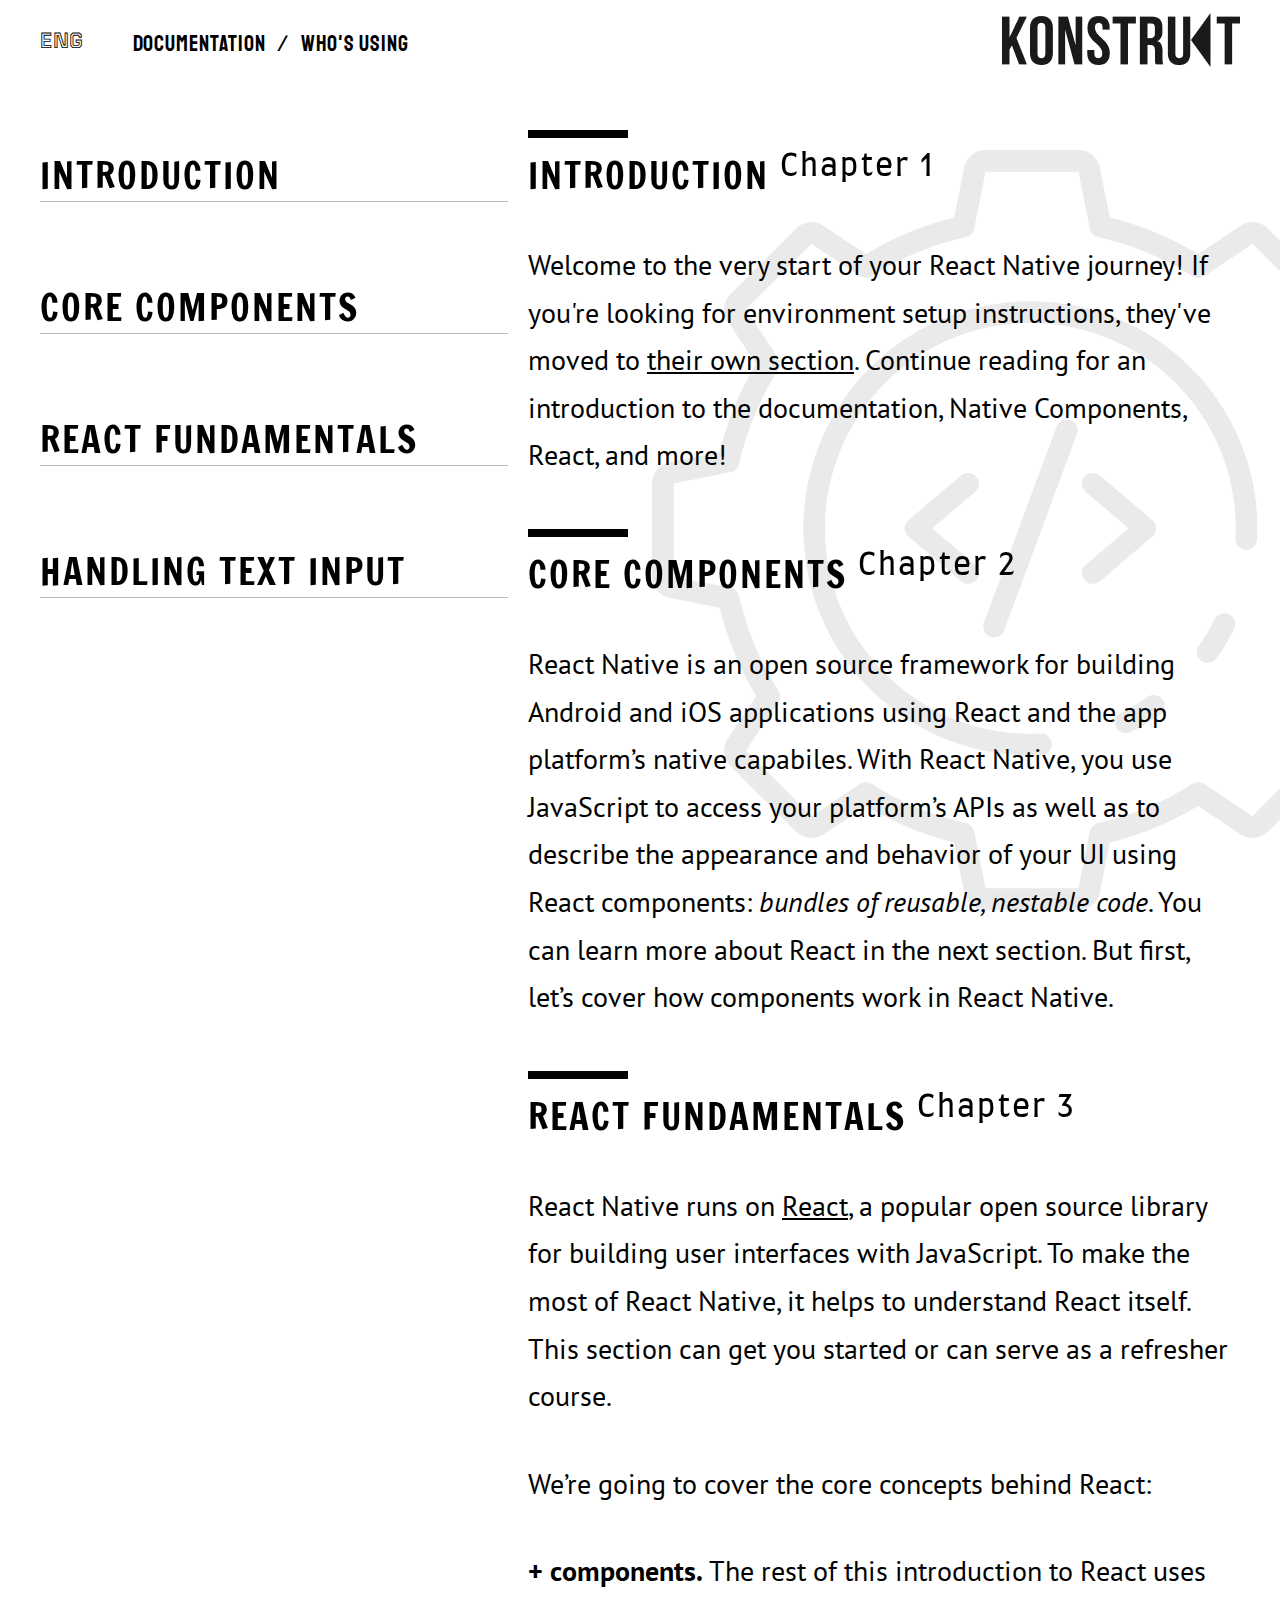
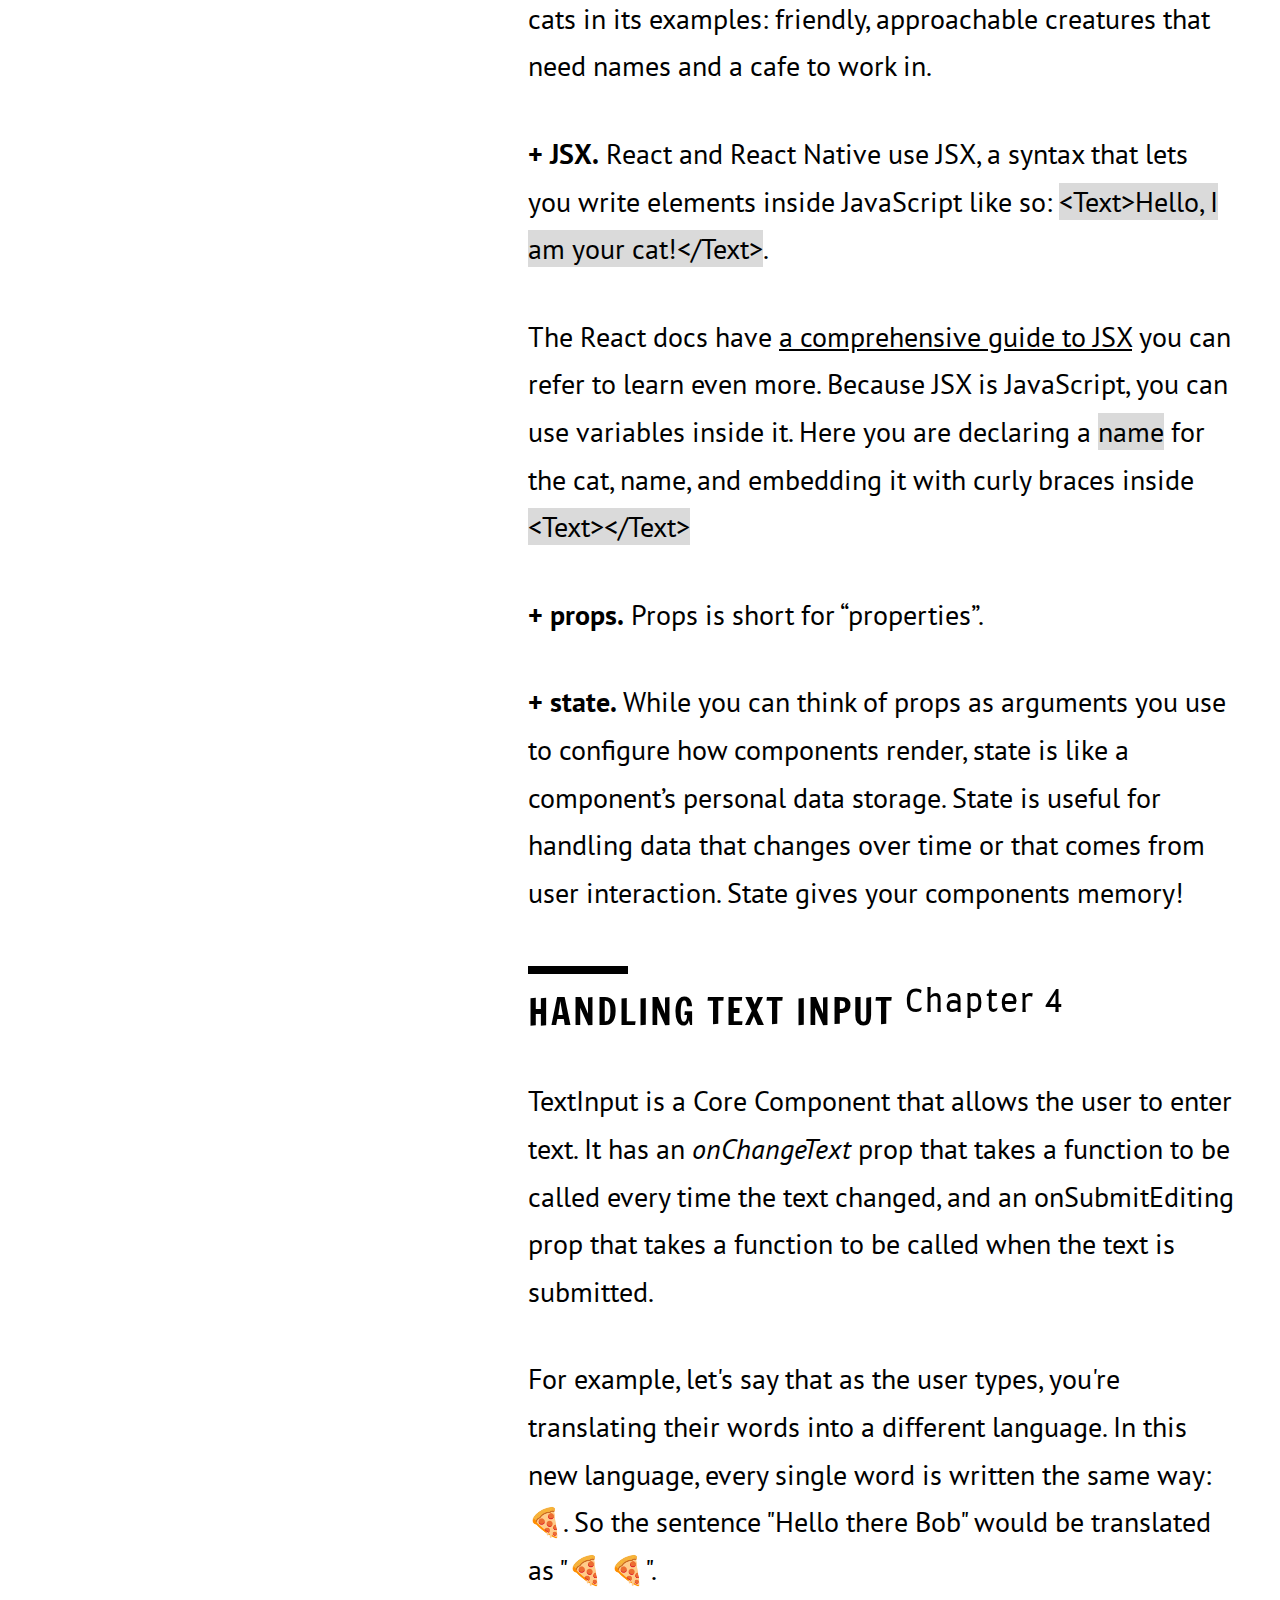
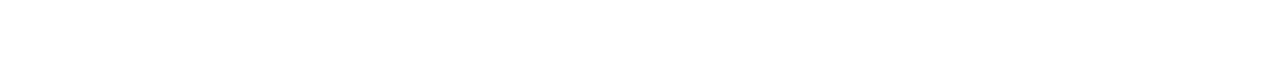
<file: index.html>
<!DOCTYPE html>
<html lang="en">
<head>
  <meta charset="UTF-8">
  <meta http-equiv="X-UA-Compatible" content="IE=edge">
  <meta name="viewport" content="width=device-width, initial-scale=1.0">
  <meta name="author" content="Svitlana Fediai">
  <meta name="description" content="Web fonts">
  <title>Web fonts</title>
  <link rel="shortcut icon" href="./images/favicon.png" type="image/x-icon">
  <link rel="stylesheet" href="./css/reset.css">
  <link rel="stylesheet" href="./css/style.css">
</head>

<body>
  <header class="header">
    <div class="content__header">
      <nav class="menu">
        <span class="menu__lang">eng</span>
        <ul class="menu-list">
          <li class="menu-list__item">
            <a href="#" class="menu-list__link menu-list--after">Documentation</a>
          </li>
          <li class="menu-list__item">
            <a href="using.html" target="_blank" class="menu-list__link">Who's using</a>
          </li>
        </ul>
        <a class="logo" href="#">
          <img src="./images/company-logo.png" alt="logo" >
        </a>
      </nav>
    </div>
  </header>

  <main>
    <section class="container">
      <div class="content">
        <aside class="sidebar">
          <ul class="sidebar__list">
            <li class="sidebar__item"><a class="chapter__title" href="#introduction">introduction</a></li>
            <li class="sidebar__item"><a class="chapter__title" href="#components">core components</a></li>
            <li class="sidebar__item"><a class="chapter__title" href="#react">react fundamentals</a></li>
            <li class="sidebar__item"><a class="chapter__title" href="#input">handling text input</a></li>
          </ul>
        </aside>
        <div class="text">
          <div class="chapter">
            <h1 class="chapter__title" id="introduction">introduction <sup class="sub-title">Chapter 1</sup></h1>
            <p class="chapter__text">Welcome to the very start of your React Native journey! If you're looking for environment setup instructions, they've moved to <span class="text--underline">their own section</span>. Continue reading for an introduction to the documentation, Native Components, React, and more!</p>
          </div>

          <div class="chapter">
            <h1 class="chapter__title" id="components">core components <sup class="sub-title">Chapter 2</sup></h1>
            <p class="chapter__text">React Native is an open source framework for building Android and iOS applications using React and the app platform’s native capabiles. With React Native, you use JavaScript to access your platform’s APIs as well as to describe the appearance and behavior of your UI using React components: <span class="text--italic">bundles of reusable, nestable code</span>. You can learn more about React in the next section. But first, let’s cover how components work in React Native.</p>
          </div>

          <div class="chapter">
            <h1 class="chapter__title" id="react">react fundamentals <sup class="sub-title">Chapter 3</sup></h1>
            <p class="chapter__text">React Native runs on <span class="text--underline">React</span>, a popular open source library for building user interfaces with JavaScript. To make the most of React Native, it helps to understand React itself. This section can get you started or can serve as a refresher course.</p>
            <p class="chapter__text">We’re going to cover the core concepts behind React:</p>
            <p class="chapter__text"><span class="text--bold">&#43; components.</span> The rest of this introduction to React uses cats in its examples: friendly, approachable creatures that need names and a cafe to work in.</p>
            <p class="chapter__text"><span class="text--bold">&#43; JSX.</span> React and React Native use JSX, a syntax that lets you write elements inside JavaScript like so: <span class="text--highlight">&#60;Text&#62;Hello, I am your cat!&#60;/Text&#62;</span>.</p>
            <p class="chapter__text">The React docs have <span class="text--underline">a comprehensive guide to JSX</span> you can refer to learn even more. Because JSX is JavaScript, you can use variables inside it. Here you are declaring a <span class="text--highlight">name</span> for the cat, name, and embedding it with curly braces inside <span class="text--highlight">&#60;Text&#62;&#60;/Text&#62;</span></p>
            <p class="chapter__text"><span class="text--bold">&#43; props.</span> Props is short for “properties”. </p>
            <p class="chapter__text"><span class="text--bold">&#43; state.</span> While you can think of props as arguments you use to configure how components render, state is like a component’s personal data storage. State is useful for handling data that changes over time or that comes from user interaction. State gives your components memory!</p>
          </div>

          <div class="chapter">
            <h1 class="chapter__title" id="input">handling text input <sup class="sub-title">Chapter 4</sup></h1>
            <p class="chapter__text">TextInput is a Core Component that allows the user to enter text. It has an <span class="text--italic">onChangeText</span> prop that takes a function to be called every time the text changed, and an onSubmitEditing prop that takes a function to be called when the text is submitted.</p>
            <p class="chapter__text">For example, let's say that as the user types, you're translating their words into a different language. In this new language, every single word is written the same way: &#127829;. So the sentence "Hello there Bob" would be translated as "&#127829; &#127829;".</p>
          </div>
        </div>  
      </div>

    </section>
  </main>

  
</body>
</html>
</file>
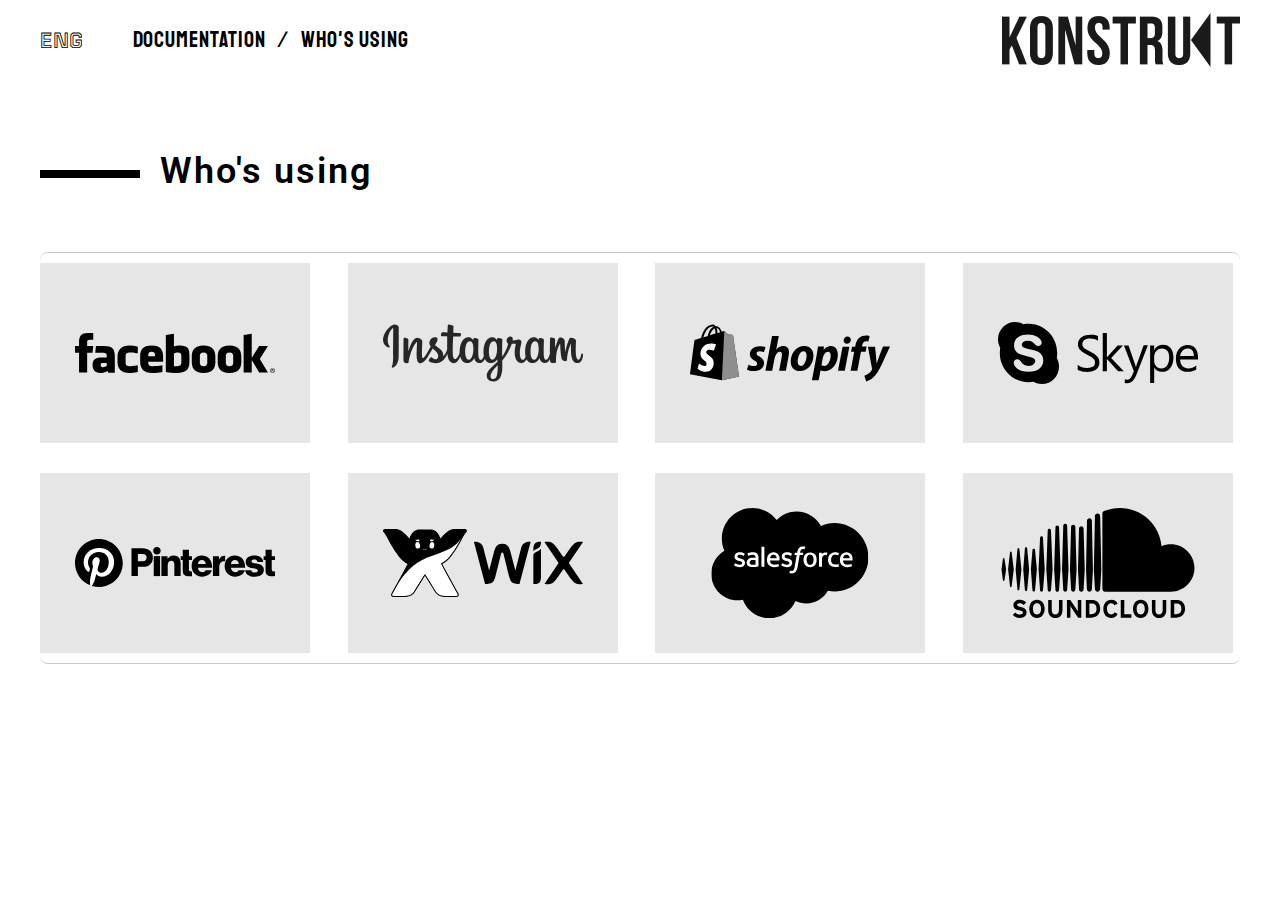
<file: using.html>
<!DOCTYPE html>
<html lang="en">
<head>
  <meta charset="UTF-8">
  <meta http-equiv="X-UA-Compatible" content="IE=edge">
  <meta name="viewport" content="width=device-width, initial-scale=1.0">
  <meta name="author" content="Svitlana Fediai">
  <meta name="description" content="Web fonts">
  <title>Who's using</title>
  <link rel="shortcut icon" href="./images/favicon.png" type="image/x-icon">
  <link rel="stylesheet" href="./css/reset.css">
  <link rel="stylesheet" href="./css/style-using.css">
</head>

<body>
  <header class="header">
    <div class="content">
      <nav class="menu">
        <span class="menu__lang">eng</span>
        <ul class="menu-list">
          <li class="menu-list__item">
            <a href="./index.html" class="menu-list__link menu-list--after">Documentation</a>
          </li>
          <li class="menu-list__item">
            <a href="#" class="menu-list__link">Who's using</a>
          </li>
        </ul>
        <a class="logo" href="#">
          <img src="./images/company-logo.png" alt="logo" >
        </a>
      </nav>
    </div>
  </header>

  <main>
    <section class="container">
      <div class="content">
        <h2 class="title">Who's using</h2>
        <div class="logo__tile">
          <a class="icon__wrapper">
            <img class="icon__front" src="./images/sprite/facebook-logo.svg" alt="facebook">
            <img class="icon__back" src="./images/sprite/facebook-logo-white.svg" alt="facebook">
          </a>
          <a class="icon__wrapper">
            <img class="icon__front" src="./images/sprite/instagram-logo.svg" alt="instagram">
            <img class="icon__back" src="./images/sprite/instagram-logo-white.svg" alt="instagram">
          </a>
          <a class="icon__wrapper">
            <img class="icon__front" src="./images/sprite/shopify-logo-black.svg" alt="shopify">
            <img class="icon__back" src="./images/sprite/shopify-logo-white.svg" alt="shopify">
          </a>
          <a class="icon__wrapper">
            <img class="icon__front" src="./images/sprite/skype-logo-black.svg" alt="skype">
            <img class="icon__back" src="./images/sprite/skype-logo-white.svg" alt="skype">
          </a>
          <a class="icon__wrapper">
            <img class="icon__front" src="./images/sprite/pinterest-logo-black.svg" alt="pinterest">
            <img class="icon__back" src="./images/sprite/pinterest-logo-white.svg" alt="pinterest">
          </a>
          <a class="icon__wrapper">
            <img class="icon__front" src="./images/sprite/wix.com-logo-black.svg" alt="wix">
            <img class="icon__back" src="./images/sprite/wix.com-logo-white.svg" alt="wix">
          </a>
          <a class="icon__wrapper" href="#">
            <img class="icon__front" src="./images/sprite/saleforse-logo-black.svg" alt="salesforce">
            <img class="icon__back" src="./images/sprite/saleforse-logo-white.svg" alt="salesforce">
          </a>
          <a class="icon__wrapper" href="">
            <img class="icon__front" src="./images/sprite/soundcloud-logo.svg" alt="soundcloud">
            <img class="icon__back" src="./images/sprite/soundcloud-logo-white.svg" alt="soundcloud">
          </a>
        </div>
      </div>
    </section>
  </main>
</body>
</file>
<file: css/style.css>
@import url('https://fonts.googleapis.com/css2?family=Farro:wght@300&family=Francois+One&family=PT+Sans:ital,wght@0,400;0,700;1,400&family=Staatliches&family=Tourney:wght@600&display=swap');

:root {
  --font-main:'PT Sans', sans-serif;
  --color-main: #000;
}
* {
  box-sizing: border-box;
}

body {
  font: 28px var(--font-main);
  color: var(--color-main);
  min-height: 100vh;
}

.container {
  margin-top: 150px;
  background-image: url(../images/bg-picture.png);
  background-repeat: no-repeat;
  background-position: right;
  background-attachment: fixed;
  background-position-y: 150px ;
}

.content__header,
.content {
  max-width: 1200px;
  margin: 0 auto;
}

.content {
  display: flex;
}

.header {
  /*position: relative;*/
  /*margin: 25px 0 95px;*/
  position: fixed;
  top: 0;
  width: 100%;
  z-index: 100;
  background-color: #fff;
}

.logo{
  margin-left: auto;
  font-size: 0;
  /*position: absolute;
  right: 120px;
  top: -10px;*/
}

.menu {
  display: flex;
  align-items: center;
  height: 80px;
}

.menu__lang {
  font-family: 'Tourney', cursive;
  font-size: 1.375rem;
  text-transform: uppercase;
  margin-right: 50px;
  /*align-self: center;*/
}

.menu-list{
  display: flex;
}

.menu-list__link {
  text-decoration: none;
  font-family: 'Staatliches', cursive;
  font-size: 1.375rem;
  color: var(--color-main);
  letter-spacing: 1px;
  text-transform: uppercase;
}

.menu-list--after::after {
  content: "\2215";
  padding:0 10px;
}

.sidebar {
  position: sticky;
  top: 100px;
  width: 39%;
  margin-right: 20px;
  height: 40vh;
}

.sidebar__item {
  margin-bottom: 80px;
  border-bottom: 1px solid #BDBDBD;
}

.sidebar__item a {
  text-decoration: none;
  color: var(--color-main);
}

.text {
  width: 59%;
}


.chapter {
  margin-bottom: 70px;
}

.chapter__title {
  font-family: 'Francois One', sans-serif;
  font-size: 2.25rem;
  letter-spacing: 2px;
  text-transform: uppercase;
  margin-bottom: 40px;
  position: relative;
}

.chapter .chapter__title::before {
  content: '';
  /*display: block;*/
  width: 100px;
  height: 8px;
  background-color: var(--color-main);
  top: -20px;
  position: absolute;
  /*border-bottom: 8px solid var(--color-main);*/
}

.sub-title {
  font-family: 'Farro', sans-serif;
  font-size: 1.875rem;
  letter-spacing: 2px;
  text-transform: none;
  vertical-align: super;
}

.chapter__text {
  line-height: 1.7;
  margin-bottom: 40px;
}

.text--underline {
  text-decoration: underline;
}

.text--italic {
  font-style: italic;
}

.text--bold {
  font-weight: bold;
}

.text--highlight {
  background-color: #DADADA;
}
</file>
<file: css/style-using.css>
@import url('https://fonts.googleapis.com/css2?family=Roboto&family=Staatliches&family=Tourney:wght@600&display=swap');

:root {
  --font-main:'Roboto', sans-serif;
  --color-main: #000;
}

* {
  box-sizing: border-box;
}

body {
  font: 22px var(--font-main);
  color: var(--color-main);
  min-height: 100vh;
}

.content {
  max-width: 1200px;
  margin: 0 auto;
}

.logo{
  margin-left: auto;
  font-size: 0;
}

.menu {
  display: flex;
  align-items: center;
  height: 80px;
  margin-bottom: 70px;
}

.menu__lang {
  font-family: 'Tourney', cursive;
  font-size: 1.375rem;
  text-transform: uppercase;
  margin-right: 50px;
}

.menu-list{
  display: flex;
}

.menu-list__link {
  text-decoration: none;
  font-family: 'Staatliches', cursive;
  font-size: 1.375rem;
  color: var(--color-main);
  letter-spacing: 1px;
  text-transform: uppercase;
}

.menu-list--after::after {
  content: "\2215";
  padding:0 10px;
}

.title {
  font: 36px var(--font-main);
  font-weight: 600;
  letter-spacing: 2px;
  margin-left: 120px;
  margin-bottom: 60px;
  position: relative;
}

.title::before {
  content: '';
  width: 100px;
  height: 8px;
  background-color: var(--color-main);
  top: 20px;
  left: -120px;
  position: absolute;
}

.logo__tile {
  display: grid;
  grid-template-columns: repeat(4, 1fr);
  grid-auto-rows: 180px;
  grid-gap: 30px;
  border-top: 1px solid #C9C9C9;
  border-bottom: 1px solid #C9C9C9;
  border-radius: 8px;
  padding: 10px 0;
}

.icon__wrapper{
  width: 270px;
  height: 180px;
  cursor: pointer;
  position: relative;
  transition: transform 0.8s;
  transform-style: preserve-3d;
  /*filter: invert(1);*/
}

.icon__front,
.icon__back {
  position: absolute;
  width: 100%;
  height: 100%;
  top: 0;
  left:0;
  padding: 35px;
  backface-visibility: hidden;
}

.icon__wrapper:hover{
  transform: rotateX(180deg);
}

.icon__front {
  background-color: #E6E6E6;
}

.icon__back {
  background-color: #1A1A1A;
  transform: rotateX(180deg);
}
</file>
